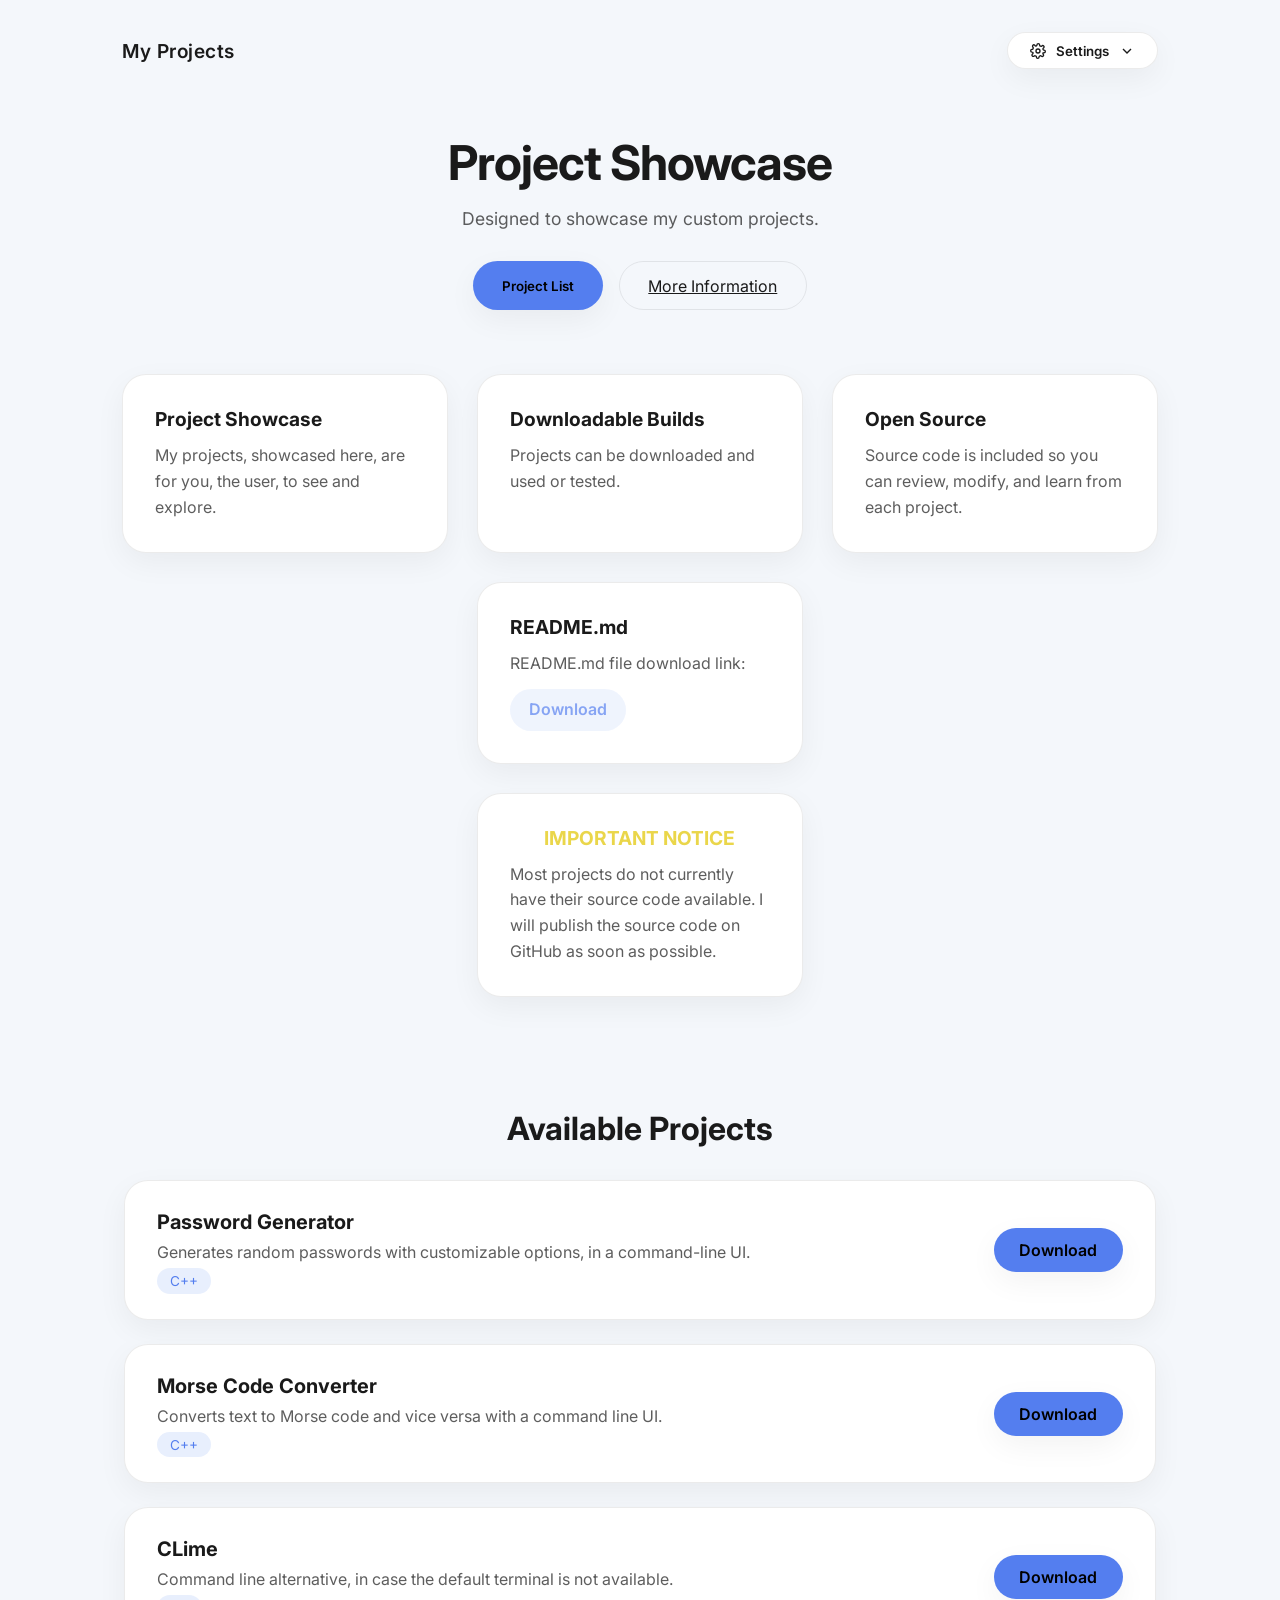
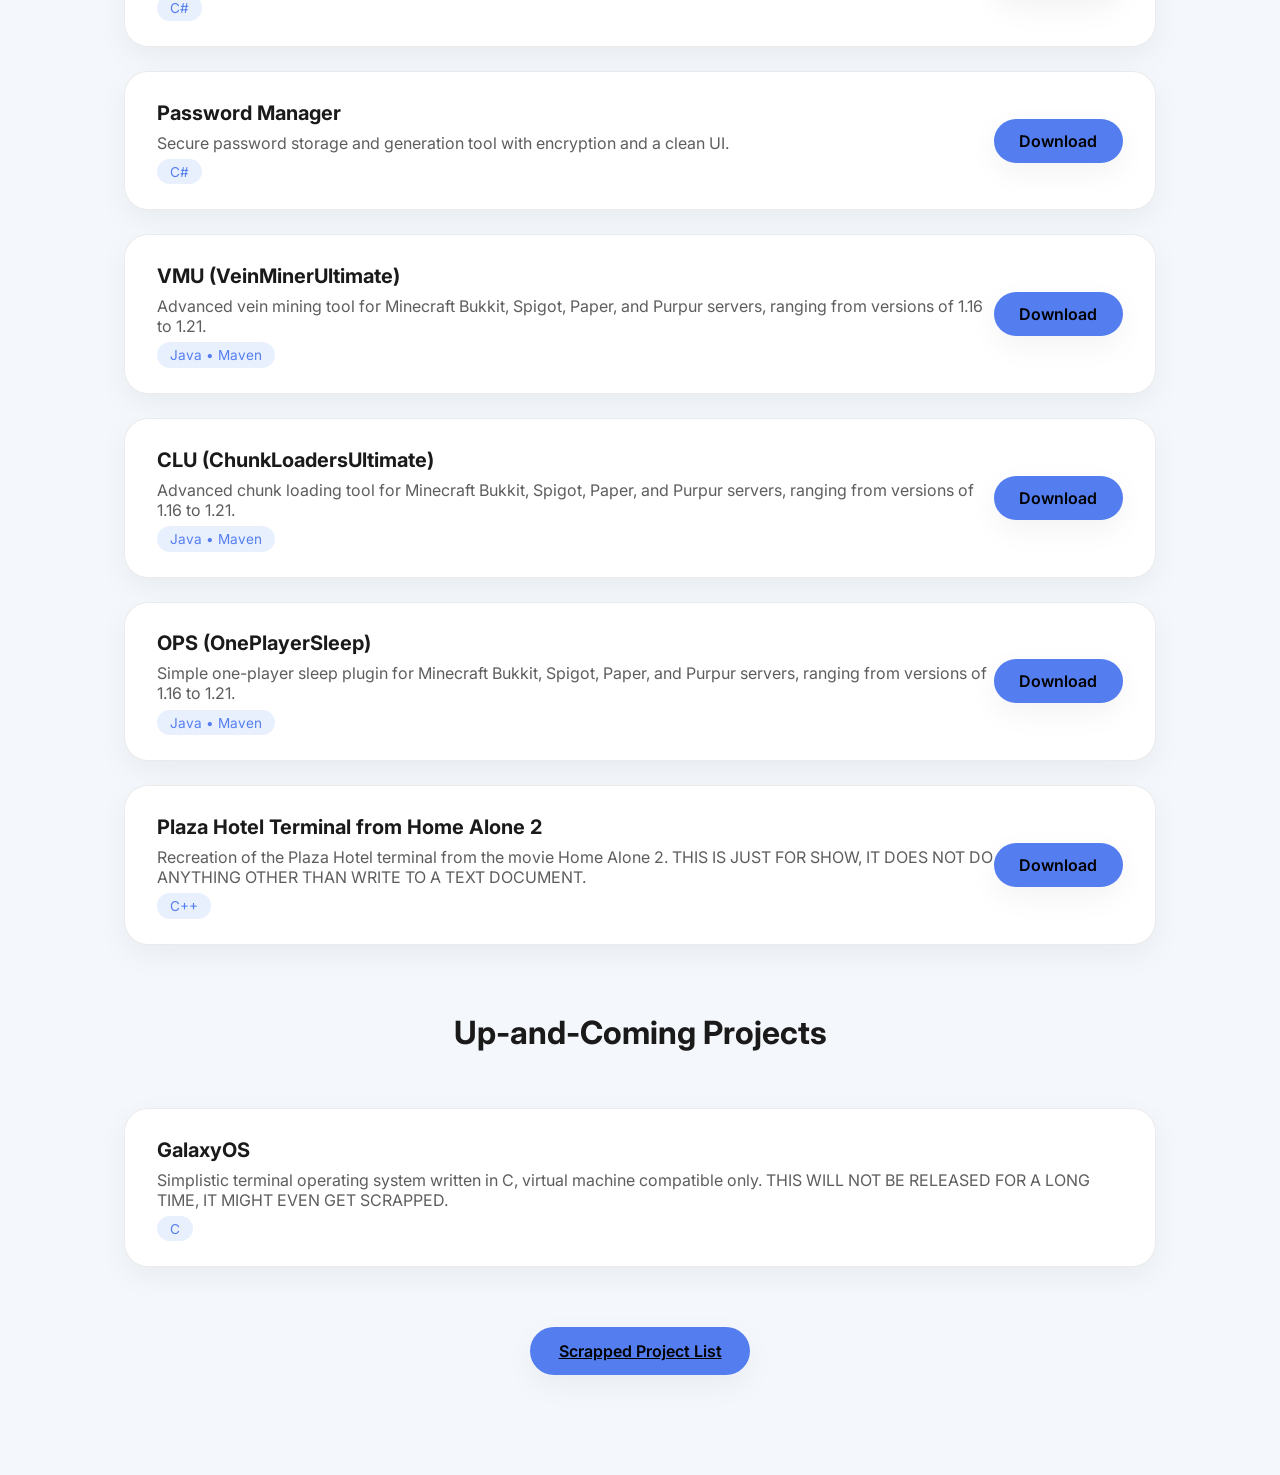
<file: index.html>
<!DOCTYPE html>
<html lang="en" data-theme="light">

<head>
    <meta charset="UTF-8"/>
    <meta name="viewport" content="width=device-width, initial-scale=1.0"/>
    <meta name="description" content="A simple website to showcase my projects, with downloadable builds and source code."/>
    <title>Project Showcase</title>
    <link rel="stylesheet" href="style.css"/>
    <link href="https://fonts.googleapis.com/css2?family=Inter:wght@400;500;600;700&display=swap" rel="stylesheet">
</head>

<div id="confetti-container"></div>

<body>
    <canvas id="galaxy-bg"></canvas>
    
    <div class="container">
        <header class="navbar">
            <div class="logo">My Projects</div>
            <div class="settings-wrapper">
                <button class="settings-btn" id="settingsBtn">
                    <span class="settings-content">
                            <svg class="settings-gear" viewBox="0 0 24 24" fill="none" stroke="currentColor" stroke-width="2">
                                <circle cx="12" cy="12" r="3"></circle>
                                <path d="M19.4 15a1.7 1.7 0 0 0 .33 1.82l.06.06a2 2 0 1 1-2.83 2.83l-.06-.06A1.7 1.7 0 0 0 15 19.4a1.7 1.7 0 0 0-1 .6 1.7 1.7 0 0 0-.4 1.1V21a2 2 0 1 1-4 0v-.1a1.7 1.7 0 0 0-.4-1.1 1.7 1.7 0 0 0-1-.6 1.7 1.7 0 0 0-1.82.33l-.06.06a2 2 0 1 1-2.83-2.83l.06-.06A1.7 1.7 0 0 0 4.6 15a1.7 1.7 0 0 0-.6-1 1.7 1.7 0 0 0-1.1-.4H3a2 2 0 1 1 0-4h.1a1.7 1.7 0 0 0 1.1-.4 1.7 1.7 0 0 0 .6-1 1.7 1.7 0 0 0-.33-1.82l-.06-.06A2 2 0 1 1 7.24 3.4l.06.06A1.7 1.7 0 0 0 9 4.6a1.7 1.7 0 0 0 1-.6 1.7 1.7 0 0 0 .4-1.1V3a2 2 0 1 1 4 0v.1a1.7 1.7 0 0 0 .4 1.1 1.7 1.7 0 0 0 1 .6 1.7 1.7 0 0 0 1.82-.33l.06-.06A2 2 0 1 1 20.6 7.24l-.06.06A1.7 1.7 0 0 0 19.4 9c0 .38.13.74.36 1.03.23.29.56.5.94.57H21a2 2 0 1 1 0 4h-.1a1.7 1.7 0 0 0-1.1.4c-.3.25-.52.6-.6 1z"></path>
                            </svg>

                            <span class="settings-text">Settings</span>
                    <svg class="settings-arrow" viewBox="0 0 24 24" fill="none" stroke="currentColor" stroke-width="2">
                        <polyline points="6 9 12 15 18 9"></polyline>
                    </svg>
                    </span>
                </button>

                <div class="settings-dropdown" id="settingsDropdown">
                    <div class="settings-item">
                        <span>Dark Mode</span>
                        <button class="theme-toggle" id="themeToggle">
                            <span class="toggle-circle"></span>
                        </button>
                    </div>
                    

                    <br>

                    <div class="settings-item">
                        <span>Mono Mode</span>
                        <button class="theme-toggle" id="monochromeToggle">
                            <span class="toggle-circle-2"></span>
                        </button>
                    </div>

                    <br>

                    <div class="settings-item">
                        <span>Cake Mode</span>
                        <button class="theme-toggle" id="cakeMode">
                            <span class="toggle-circle-3"></span>
                        </button>
                    </div>

                    <br>

                    <div class="settings-item">
                        <span>Cake Enabled</span>
                        <button class="theme-toggle" id="cakeToggle">
                            <span class="toggle-circle-4"></span>
                        </button>
                    </div>
                </div>
            </div>
        </header>

        <main class="hero">
            <h1>Project Showcase</h1>
            <p>Designed to showcase my custom projects.</p>
            <div class="buttons">
                <button class="primary-btn" id="projectListBtn">Project List</button>
                <a href="more_information.html" class="secondary-btn">More Information</a>
            </div>
        </main>

        <section class="cards">
            <div class="card">
                <h3>Project Showcase</h3>
                <p>My projects, showcased here, are for you, the user, to see and explore.</p>
            </div>

            <div class="card">
                <h3>Downloadable Builds</h3>
                <p>Projects can be downloaded and used or tested.</p>
            </div>

            <div class="card">
                <h3>Open Source</h3>
                <p>Source code is included so you can review, modify, and learn from each project.</p>
            </div>

            <div class="card-sized-placeholder"></div>

            <div class="card">
                <h3>README.md</h3>
                <p>README.md file download link: <a href="README.md" download>Download</a></p>
            </div>

            <div class="card-sized-placeholder"></div>
            <div class="card-sized-placeholder"></div>

            <div class="card" aria-live="assertive">
                <h3 class="warning-title">IMPORTANT NOTICE</h3>
                <p>Most projects do not currently have their source code available. I will publish the source code on GitHub as soon as possible.</p>
            </div>
        </section>
    </div>

    <section class="projects-list">
        <h2 class="section-title" id="projectList">Available Projects</h2>
        <div class="projects-container">
            <div class="project-item">
                <div class="project-details">
                    <h3>Password Generator</h3>
                    <p>Generates random passwords with customizable options, in a command-line UI.</p>
                    <span class="project-meta">C++</span>
                </div>
                <a href="projects/password-generator.zip" download class="project-download">
                    Download
                </a>
            </div>

            <div class="project-item">
                <div class="project-details">
                    <h3>Morse Code Converter</h3>
                    <p>Converts text to Morse code and vice versa with a command line UI.</p>
                    <span class="project-meta">C++</span>
                </div>
                <a href="projects/mcc.zip" download class="project-download">
                    Download
                </a>
            </div>

            <div class="project-item">
                <div class="project-details">
                    <h3>CLime</h3>
                    <p>Command line alternative, in case the default terminal is not available.</p>
                    <span class="project-meta">C#</span>
                </div>
                <a href="projects/clime.zip" download class="project-download">
                    Download
                </a>
            </div>

            <div class="project-item">
                <div class="project-details">
                    <h3>Password Manager</h3>
                    <p>Secure password storage and generation tool with encryption and a clean UI.</p>
                    <span class="project-meta">C#</span>
                </div>
                <a href="projects/password-manager.zip" download class="project-download">
                    Download
                </a>
            </div>

            <div class="project-item">
                <div class="project-details">
                    <h3>VMU (VeinMinerUltimate)</h3>
                    <p>Advanced vein mining tool for Minecraft Bukkit, Spigot, Paper, and Purpur servers, ranging from versions of 1.16 to 1.21.</p>
                    <span class="project-meta">Java • Maven</span>
                </div>
                <a href="projects/vmu.zip" download class="project-download">
                    Download
                </a>
            </div>

            <div class="project-item">
                <div class="project-details">
                    <h3>CLU (ChunkLoadersUltimate)</h3>
                    <p>Advanced chunk loading tool for Minecraft Bukkit, Spigot, Paper, and Purpur servers, ranging from versions of 1.16 to 1.21.</p>
                    <span class="project-meta">Java • Maven</span>
                </div>
                <a href="projects/clu.zip" download class="project-download">
                    Download
                </a>
            </div>

            <div class="project-item">
                <div class="project-details">
                    <h3>OPS (OnePlayerSleep)</h3>
                    <p>Simple one-player sleep plugin for Minecraft Bukkit, Spigot, Paper, and Purpur servers, ranging from versions of 1.16 to 1.21.</p>
                    <span class="project-meta">Java • Maven</span>
                </div>
                <a href="projects/ops.zip" download class="project-download">
                    Download
                </a>
            </div>

            <div class="project-item">
                <div class="project-details">
                    <h3>Plaza Hotel Terminal from Home Alone 2</h3>
                    <p>Recreation of the Plaza Hotel terminal from the movie Home Alone 2. THIS IS JUST FOR SHOW, IT DOES NOT DO ANYTHING OTHER THAN WRITE TO A TEXT DOCUMENT.</p>
                    <span class="project-meta">C++</span>
                </div>
                <a href="projects/plaza-hotel-terminal.zip" download class="project-download">
                    Download
                </a>
            </div>

            <br>

            <h2 class="section-title">Up-and-Coming Projects</h2>
            
            <div class="project-item">
                <div class="project-details">
                    <h3>GalaxyOS</h3>
                    <p>Simplistic terminal operating system written in C, virtual machine compatible only. THIS WILL NOT BE RELEASED FOR A LONG TIME, IT MIGHT EVEN GET SCRAPPED.</p>
                    <span class="project-meta">C</span>
                </div>
            </div>
    </section>

    <br>
    <br>
    <br>
    

    <div class="buttons">
        <a class="primary-btn" id="scrappedProjectListBtn" href="scrapped_projects.html">Scrapped Project List</a>
    </div>

    <br>
    <br>
    <br>
    <br>
    <br>

    <div id="cake">
        <img src="assets/cake.png" alt="Cake">
        <p>Have a slice of cake!</p>
    </div>

    <script src="script.js"></script>
</body>

</html>
</file>
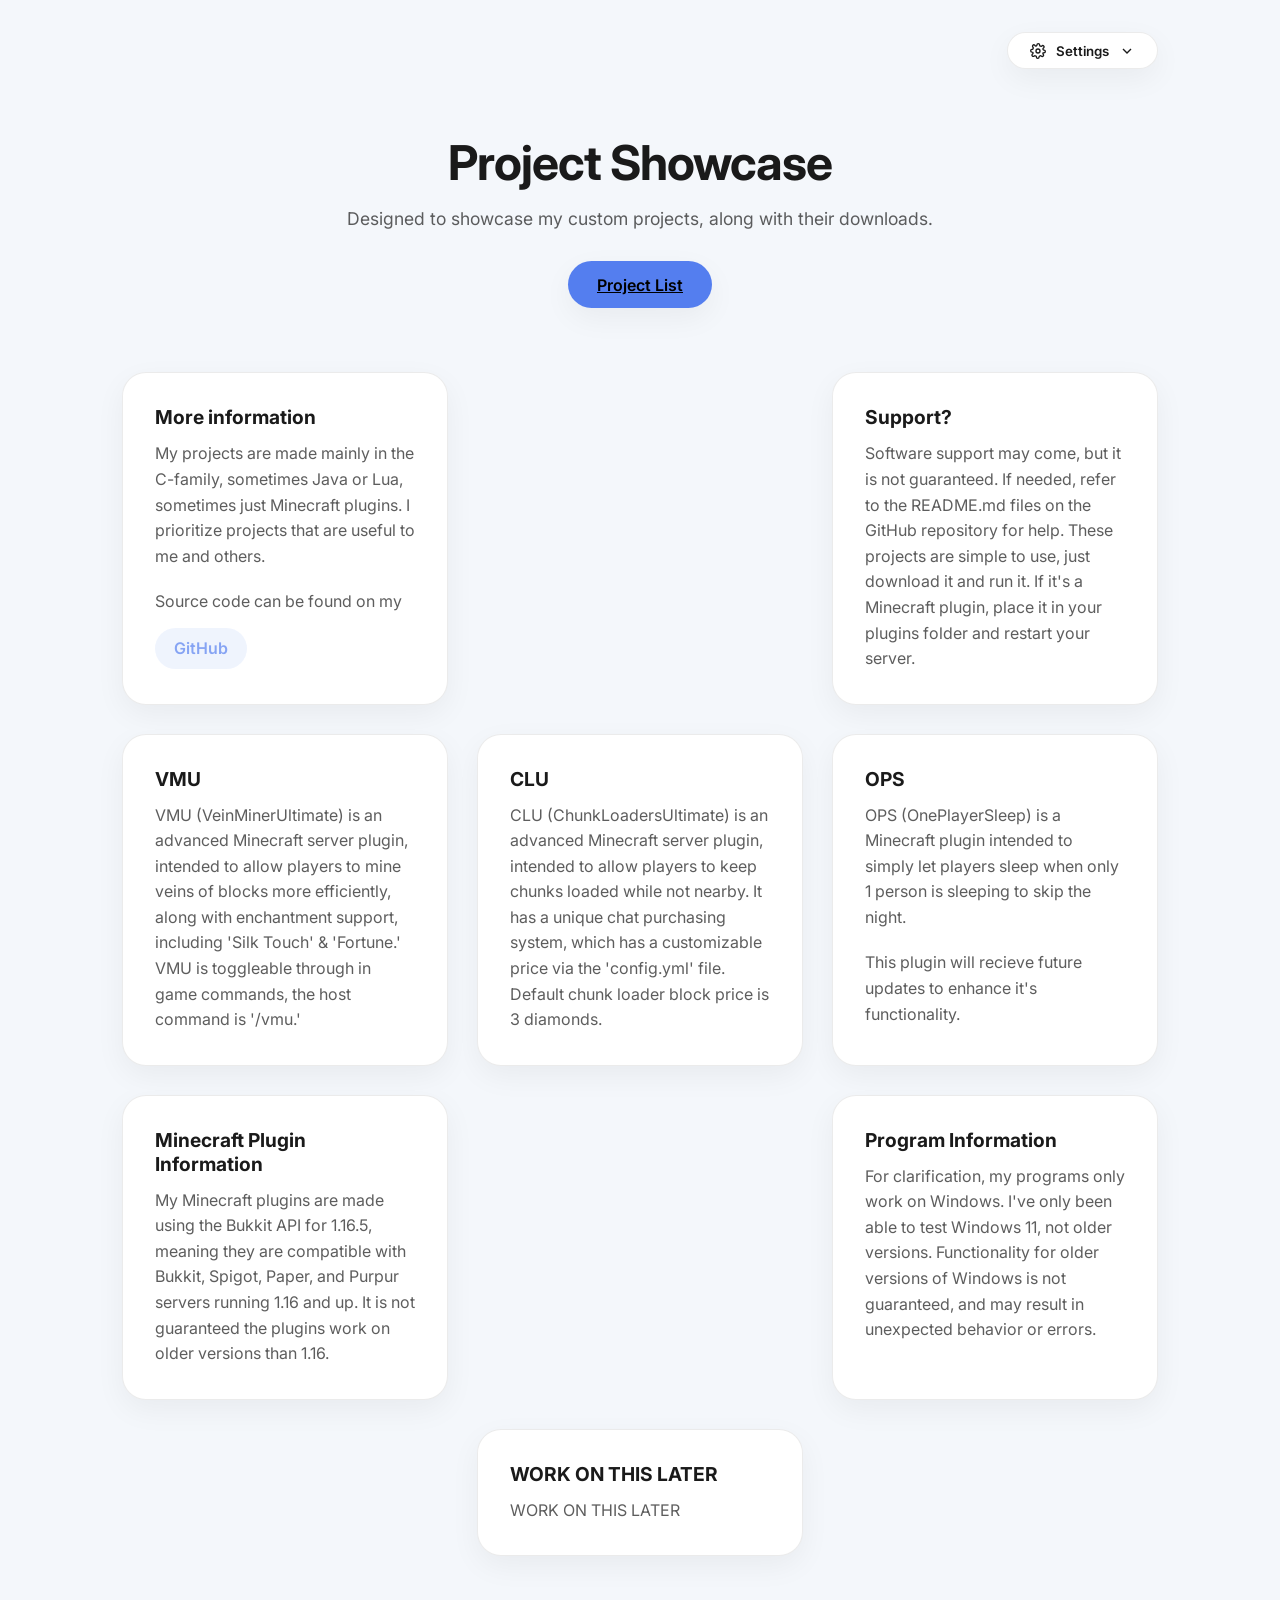
<file: more_information.html>
<!DOCTYPE html>
<html lang="en" data-theme="light">

<head>
    <title>More Information</title>
    <meta charset="UTF-8" />
    <meta name="viewport" content="width=device-width, initial-scale=1.0" />
    <link rel="stylesheet" href="style.css" />
    <link href="https://fonts.googleapis.com/css2?family=Inter:wght@400;500;600;700&display=swap" rel="stylesheet">
</head>

<div id="confetti-container"></div>

<body>
    <canvas id="galaxy-bg"></canvas>
    
    <div class="container">
        <header class="navbar">
            <div class="logo"></div>

            <div class="settings-wrapper">
                <button class="settings-btn" id="settingsBtn">
                    <span class="settings-content">
                            <svg class="settings-gear" viewBox="0 0 24 24" fill="none" stroke="currentColor" stroke-width="2">
                                <circle cx="12" cy="12" r="3"></circle>
                                <path d="M19.4 15a1.7 1.7 0 0 0 .33 1.82l.06.06a2 2 0 1 1-2.83 2.83l-.06-.06A1.7 1.7 0 0 0 15 19.4a1.7 1.7 0 0 0-1 .6 1.7 1.7 0 0 0-.4 1.1V21a2 2 0 1 1-4 0v-.1a1.7 1.7 0 0 0-.4-1.1 1.7 1.7 0 0 0-1-.6 1.7 1.7 0 0 0-1.82.33l-.06.06a2 2 0 1 1-2.83-2.83l.06-.06A1.7 1.7 0 0 0 4.6 15a1.7 1.7 0 0 0-.6-1 1.7 1.7 0 0 0-1.1-.4H3a2 2 0 1 1 0-4h.1a1.7 1.7 0 0 0 1.1-.4 1.7 1.7 0 0 0 .6-1 1.7 1.7 0 0 0-.33-1.82l-.06-.06A2 2 0 1 1 7.24 3.4l.06.06A1.7 1.7 0 0 0 9 4.6a1.7 1.7 0 0 0 1-.6 1.7 1.7 0 0 0 .4-1.1V3a2 2 0 1 1 4 0v.1a1.7 1.7 0 0 0 .4 1.1 1.7 1.7 0 0 0 1 .6 1.7 1.7 0 0 0 1.82-.33l.06-.06A2 2 0 1 1 20.6 7.24l-.06.06A1.7 1.7 0 0 0 19.4 9c0 .38.13.74.36 1.03.23.29.56.5.94.57H21a2 2 0 1 1 0 4h-.1a1.7 1.7 0 0 0-1.1.4c-.3.25-.52.6-.6 1z"></path>
                            </svg>

                            <span class="settings-text">Settings</span>
                    <svg class="settings-arrow" viewBox="0 0 24 24" fill="none" stroke="currentColor" stroke-width="2">
                        <polyline points="6 9 12 15 18 9"></polyline>
                    </svg>
                    </span>
                </button>

                <div class="settings-dropdown" id="settingsDropdown">
                    <div class="settings-item">
                        <span>Dark Mode</span>
                        <button class="theme-toggle" id="themeToggle">
                            <span class="toggle-circle"></span>
                        </button>
                    </div>
                    

                    <br>

                    <div class="settings-item">
                        <span>Mono Mode</span>
                        <button class="theme-toggle" id="monochromeToggle">
                            <span class="toggle-circle-2"></span>
                        </button>
                    </div>

                    <br>

                    <div class="settings-item">
                        <span>Cake Mode</span>
                        <button class="theme-toggle" id="cakeMode">
                            <span class="toggle-circle-3"></span>
                        </button>
                    </div>

                    <br>

                    <div class="settings-item">
                        <span>Cake Enabled</span>
                        <button class="theme-toggle" id="cakeToggle">
                            <span class="toggle-circle-4"></span>
                        </button>
                    </div>
                </div>
            </div>
        </header>

        <main class="hero">
            <h1>Project Showcase</h1>
            <p>Designed to showcase my custom projects, along with their downloads.</p>

            <div class="buttons">
                <a class="primary-btn" href="index.html">Project List</a>
            </div>
        </main>

        <section class="cards">

            <div class="card">
                <h3>More information</h3>
                <p>My projects are made mainly in the C-family, sometimes Java or Lua, sometimes just Minecraft plugins. I prioritize projects that are useful to me and others.</p>
                <br>
                <p>Source code can be found on my <a href="https://github.com/GamingMaster0211">GitHub</a></p>
            </div>
            
            <div class="card-sized-placeholder"></div>

            <div class="card">
                <h3>Support?</h3>
                <p>Software support may come, but it is not guaranteed. If needed, refer to the README.md files on the GitHub repository for help. These projects are simple to use, just download it and run it. If it's a Minecraft plugin, place it in your plugins folder and restart your server.</p>
            </div>

            
            <div class="card">
                <h3>VMU</h3>
                <p>VMU (VeinMinerUltimate) is an advanced Minecraft server plugin, intended to allow players to mine veins of blocks more efficiently, along with enchantment support, including 'Silk Touch' & 'Fortune.' VMU is toggleable through in game commands, the host command is '/vmu.'</p>
            </div>

            <div class="card">
                <h3>CLU</h3>
                <p>CLU (ChunkLoadersUltimate) is an advanced Minecraft server plugin, intended to allow players to keep chunks loaded while not nearby. It has a unique chat purchasing system, which has a customizable price via the 'config.yml' file. Default chunk loader block price is 3 diamonds.</p>
            </div>

            <div class="card">
                <h3>OPS</h3>
                <p>OPS (OnePlayerSleep) is a Minecraft plugin intended to simply let players sleep when only 1 person is sleeping to skip the night.</p>
                <br>
                <p>This plugin will recieve future updates to enhance it's functionality.</p>
            </div>

            
            <div class="card">
                <h3>Minecraft Plugin Information</h3>
                <p>My Minecraft plugins are made using the Bukkit API for 1.16.5, meaning they are compatible with Bukkit, Spigot, Paper, and Purpur servers running 1.16 and up. It is not guaranteed the plugins work on older versions than 1.16.</p>
            </div>

            <div class="card-sized-placeholder"></div>

            <div class="card">
                <h3>Program Information</h3>
                <p>For clarification, my programs only work on Windows. I've only been able to test Windows 11, not older versions. Functionality for older versions of Windows is not guaranteed, and may result in unexpected behavior or errors.</p>
            </div>

            <div class="card-sized-placeholder"></div>

            <div class="card">
                <h3>WORK ON THIS LATER</h3>
                <p>WORK ON THIS LATER</p>
            </div>
        </section>
    </div>

    <br>
    <br>
    <br>
    <br>
    <br>
    <br>
    <br>
    <br>
    <br>
    <br>
    <br>
    <br>
    <br>
    <br>
    <br>
    <br>
    <br>
    <br>
    <br>
    <br>
    <br>
    <br>
    <br>
    <br>
    <br>

    <div id="cake">
        <img src="assets/cake.png" alt="Cake">
        <p>Have a slice of cake!</p>
    </div>

    <script src="script.js"></script>
</body>

</html>
</file>
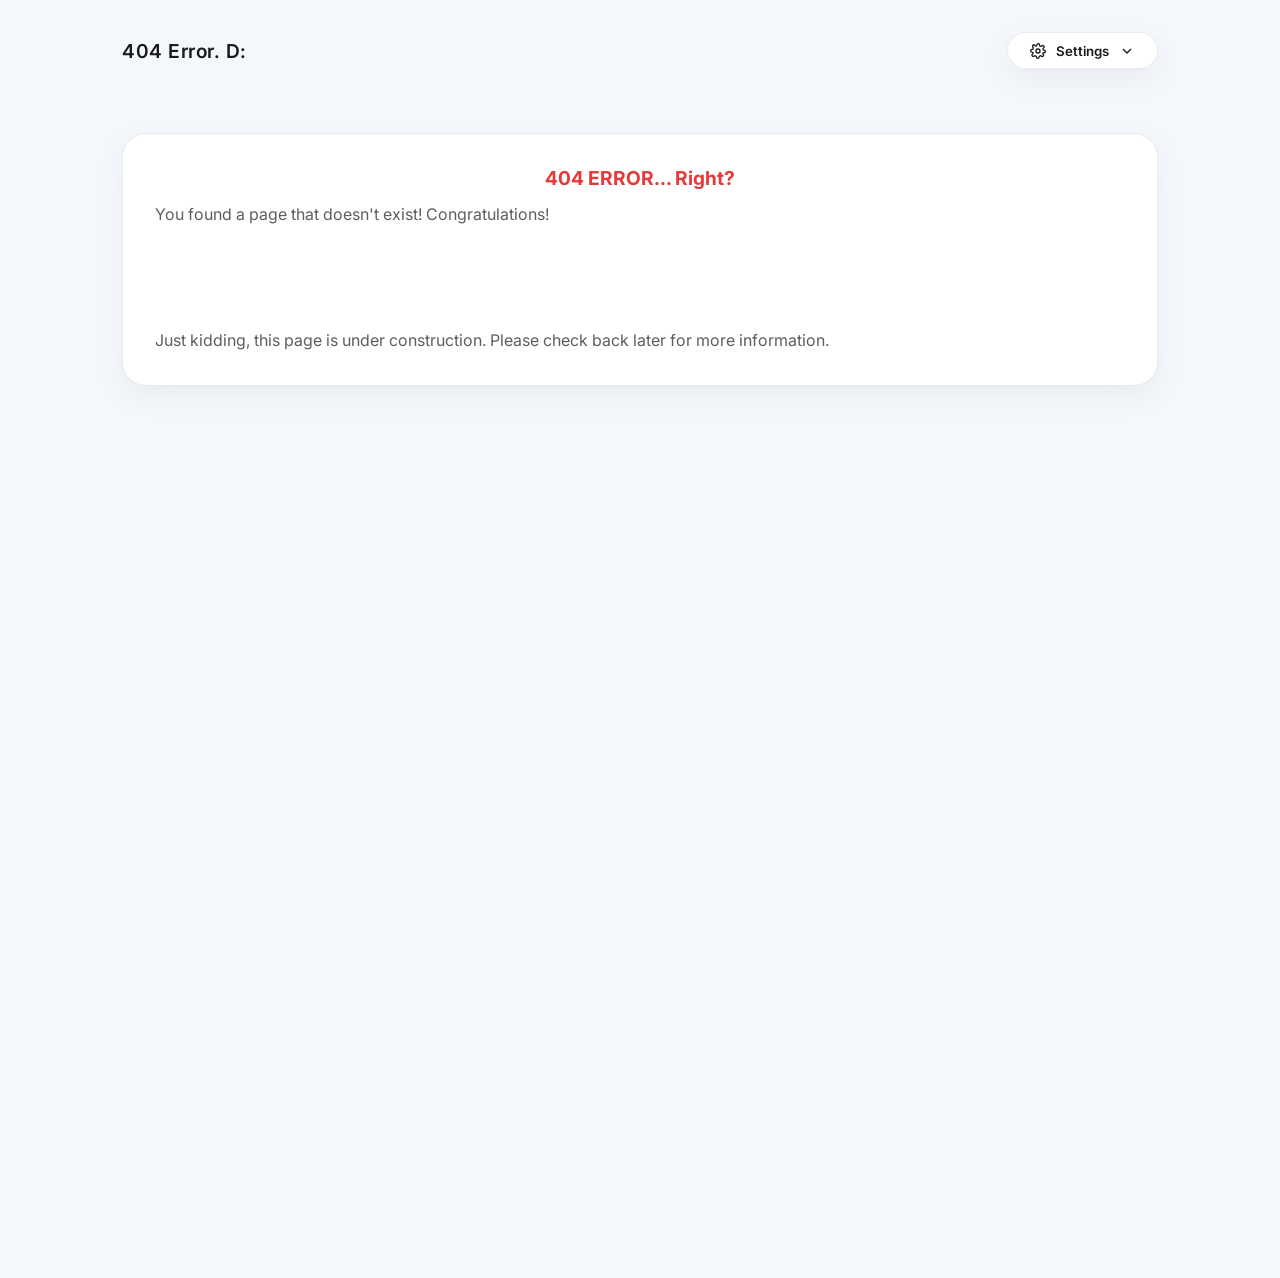
<file: scrapped_projects.html>
<!DOCTYPE html>
<html lang="en" data-theme="light">

<head>
    <meta charset="UTF-8"/>
    <meta name="viewport" content="width=device-width, initial-scale=1.0"/>
    <title>Oops! A 404 Error D:</title>
    <link rel="stylesheet" href="style.css"/>
    <link href="https://fonts.googleapis.com/css2?family=Inter:wght@400;500;600;700&display=swap" rel="stylesheet">
</head>

<div id="confetti-container"></div>

<body>
    <canvas id="galaxy-bg"></canvas>
    
    <div class="container">
        <header class="navbar">
            <div class="logo">404 Error. D:</div>
            <div class="settings-wrapper">
                <button class="settings-btn" id="settingsBtn">
                    <span class="settings-content">
                            <svg class="settings-gear" viewBox="0 0 24 24" fill="none" stroke="currentColor" stroke-width="2">
                                <circle cx="12" cy="12" r="3"></circle>
                                <path d="M19.4 15a1.7 1.7 0 0 0 .33 1.82l.06.06a2 2 0 1 1-2.83 2.83l-.06-.06A1.7 1.7 0 0 0 15 19.4a1.7 1.7 0 0 0-1 .6 1.7 1.7 0 0 0-.4 1.1V21a2 2 0 1 1-4 0v-.1a1.7 1.7 0 0 0-.4-1.1 1.7 1.7 0 0 0-1-.6 1.7 1.7 0 0 0-1.82.33l-.06.06a2 2 0 1 1-2.83-2.83l.06-.06A1.7 1.7 0 0 0 4.6 15a1.7 1.7 0 0 0-.6-1 1.7 1.7 0 0 0-1.1-.4H3a2 2 0 1 1 0-4h.1a1.7 1.7 0 0 0 1.1-.4 1.7 1.7 0 0 0 .6-1 1.7 1.7 0 0 0-.33-1.82l-.06-.06A2 2 0 1 1 7.24 3.4l.06.06A1.7 1.7 0 0 0 9 4.6a1.7 1.7 0 0 0 1-.6 1.7 1.7 0 0 0 .4-1.1V3a2 2 0 1 1 4 0v.1a1.7 1.7 0 0 0 .4 1.1 1.7 1.7 0 0 0 1 .6 1.7 1.7 0 0 0 1.82-.33l.06-.06A2 2 0 1 1 20.6 7.24l-.06.06A1.7 1.7 0 0 0 19.4 9c0 .38.13.74.36 1.03.23.29.56.5.94.57H21a2 2 0 1 1 0 4h-.1a1.7 1.7 0 0 0-1.1.4c-.3.25-.52.6-.6 1z"></path>
                            </svg>

                            <span class="settings-text">Settings</span>
                    <svg class="settings-arrow" viewBox="0 0 24 24" fill="none" stroke="currentColor" stroke-width="2">
                        <polyline points="6 9 12 15 18 9"></polyline>
                    </svg>
                    </span>
                </button>

                <div class="settings-dropdown" id="settingsDropdown">
                    <div class="settings-item">
                        <span>Dark Mode</span>
                        <button class="theme-toggle" id="themeToggle">
                            <span class="toggle-circle"></span>
                        </button>
                    </div>
                    

                    <br>

                    <div class="settings-item">
                        <span>Mono Mode</span>
                        <button class="theme-toggle" id="monochromeToggle">
                            <span class="toggle-circle-2"></span>
                        </button>
                    </div>

                    <br>

                    <div class="settings-item">
                        <span>Cake Mode</span>
                        <button class="theme-toggle" id="cakeMode">
                            <span class="toggle-circle-3"></span>
                        </button>
                    </div>

                    <br>

                    <div class="settings-item">
                        <span>Cake Enabled</span>
                        <button class="theme-toggle" id="cakeToggle">
                            <span class="toggle-circle-4"></span>
                        </button>
                    </div>
                </div>
            </div>
        </header>

        <section class="cards">
            <div class="card" aria-live="assertive">
                <h3 class="error-title">404 ERROR... Right?</h3>
                <p>You found a page that doesn't exist! Congratulations!</p>

                <br>
                <br>
                <br>
                <br>
                <br>

                <p>Just kidding, this page is under construction. Please check back later for more information.</p>
            </div>
        </section>
    </div>

    <br>
    <br>
    <br>
    <br>
    <br>
    <br>
    <br>
    <br>
    <br>
    <br>
    <br>
    <br>
    <br>
    <br>
    <br>
    <br>
    <br>
    <br>
    <br>
    <br>
    <br>
    <br>
    <br>
    <br>
    <br>
    <br>
    <br>
    <br>
    <br>
    <br>
    <br>
    <br>
    <br>
    <br>
    <br>
    <br>
    <br>
    <br>
    <br>
    <br>
    <br>
    <br>
    <br>

    <div id="cake">
        <img src="assets/cake.png" alt="Cake">
        <p>Have a slice of cake!</p>
    </div>

    <script src="script.js"></script>
</body>

</html>
</file>
<file: style.css>
/* THEME */

:root {
    --bg: #f4f7fb;
    --text: #1a1a1a;
    --card-bg: #ffffff;
    --accent: #547eef;
    --accent-soft: rgba(37, 99, 235, 0.1);
    --border: rgba(0, 0, 0, 0.08);
    --shadow-soft: 0 10px 30px rgba(0, 0, 0, 0.05);
    --shadow-hover: 0 18px 45px rgba(0, 0, 0, 0.12);
}

[data-theme="dark"] {
    --bg: #0f1115;
    --text: #f5f5f5;
    --card-bg: #1a1d24;
    --accent: #ead64a;
    --accent-soft: rgba(234, 214, 74, 0.1);
    --border: rgba(255, 255, 255, 0.08);
    --shadow-soft: 0 10px 30px rgba(0, 0, 0, 0.6);
    --shadow-hover: 0 20px 55px rgba(0, 0, 0, 0.8);
}

[data-theme="monochrome"] {
    --bg: #323742;
    --text: #f5f5f5;
    --card-bg: #2c313d;
    --accent: #8a8f9a;
    --accent-soft: rgba(255, 255, 255, 0.08);
    --border: rgba(255, 255, 255, 0.08);
    --shadow-soft: 0 10px 30px rgba(0, 0, 0, 0.5);
    --shadow-hover: 0 20px 55px rgba(0, 0, 0, 0.15);
}

[data-theme="cake"] {
    --bg: #d3a288;
    --text: #fff5f7;
    --card-bg: #3a291d;
    --accent: #e6395f;
    --accent-soft: rgba(230, 57, 95, 0.15);
    --border: rgba(255, 230, 235, 0.12);
    --shadow-soft: 0 10px 30px rgba(0, 0, 0, 0.6);
    --shadow-hover: 0 20px 55px rgba(0, 0, 0, 0.75);
}

[data-theme="galaxy"] {
    --bg: #7025bb;
    --text: #fff5f7;
    --card-bg: #59139e;
    --accent: #b175ff94;
    --accent-soft: rgba(165, 97, 255, 0.25);
    --border: rgba(165, 97, 255, 0.25);
    --shadow-soft: 0 10px 30px rgba(0, 0, 0, 0.6);
    --shadow-hover: 0 20px 55px rgba(0, 0, 0, 0.75);
}

/* GLOBAL RESET */

* {
    margin: 0;
    padding: 0;
    box-sizing: border-box;
    font-family: "Inter", sans-serif;
}

body {
    background: var(--bg);
    color: var(--text);
    transition: background 0.3s ease, color 0.3s ease;
}

.container {
    max-width: 1100px;
    margin: auto;
    padding: 2rem;
}


/* NAV BAR */

.navbar {
    display: flex;
    justify-content: space-between;
    align-items: center;
    margin-bottom: 4rem;
}

.logo {
    font-weight: 600;
    font-size: 1.2rem;
    letter-spacing: 0.5px;
}


/* HERO SECTION */

.hero {
    text-align: center;
    margin-bottom: 4rem;
}

.hero h1 {
    font-size: 3rem;
    font-weight: 700;
    margin-bottom: 1rem;
    letter-spacing: -1px;
}

.hero p {
    opacity: 0.7;
    margin: 0 auto 2rem auto;
    font-size: 1.1rem;
    max-width: 650px;
}

.buttons {
    display: flex;
    justify-content: center;
    gap: 1rem;
}


/* BUTTONS */

.primary-btn,
.project-download {
    background: var(--accent);
    color: #000;
    border: none;
    border-radius: 999px;
    font-weight: 600;
    cursor: pointer;
    transition: all 0.3s ease;
    box-shadow: var(--shadow-soft);
}

.primary-btn {
    padding: 0.85rem 1.8rem;
}

.project-download {
    padding: 0.75rem 1.6rem;
    text-decoration: none;
}

.primary-btn:hover,
.project-download:hover {
    transform: translateY(-3px) scale(1.03);
    box-shadow: var(--shadow-hover);
}

.secondary-btn {
    background: transparent;
    border: 1px solid var(--border);
    color: var(--text);
    padding: 0.85rem 1.8rem;
    border-radius: 999px;
    cursor: pointer;
    transition: all 0.3s ease;
}

.secondary-btn:hover {
    background: var(--accent-soft);
    transform: translateY(-2px);
}


/* CARDS */

.cards {
    display: grid;
    grid-template-columns: repeat(auto-fit, minmax(250px, 1fr));
    gap: 1.8rem;
}

.card {
    background: var(--card-bg);
    padding: 2rem;
    border-radius: 24px;
    border: 1px solid var(--border);
    box-shadow: var(--shadow-soft);
    transition: all 0.3s ease;
}

.card:hover {
    transform: translateY(-8px);
    box-shadow: var(--shadow-hover);
}

.card h3 {
    margin-bottom: 0.75rem;
    font-size: 1.2rem;
}

.card p {
    opacity: 0.7;
    line-height: 1.6;
}

.card a {
    display: inline-block;
    margin-top: 0.8rem;
    padding: 0.5rem 1.2rem;
    border-radius: 999px;
    background: var(--accent-soft);
    color: var(--accent);
    text-decoration: none;
    font-weight: 600;
    transition: all 0.3s ease;
}

.card a:hover {
    background: var(--accent);
    color: #000;
    transform: translateY(-2px);
}

.card-sized-placeholder {
    padding: 2rem;
    border-radius: 24px;
}


/* PROJECT LIST */

.projects-list {
    margin-top: 5rem;
}

.section-title {
    font-size: 2rem;
    font-weight: 700;
    margin-bottom: 2rem;
    text-align: center;
}

.projects-container {
    max-width: 1032px;
    margin: 0 auto;
    display: flex;
    flex-direction: column;
    gap: 1.5rem;
}

.project-item {
    display: flex;
    justify-content: space-between;
    align-items: center;
    background: var(--card-bg);
    padding: 1.8rem 2rem;
    border-radius: 24px;
    border: 1px solid var(--border);
    box-shadow: var(--shadow-soft);
    transition: all 0.3s ease;
}

.project-item:hover {
    transform: translateY(-6px);
    box-shadow: var(--shadow-hover);
}

.project-details h3 {
    margin-bottom: 0.5rem;
    font-size: 1.25rem;
}

.project-details p {
    opacity: 0.7;
    margin-bottom: 0.5rem;
}

.project-meta {
    font-size: 0.85rem;
    background: var(--accent-soft);
    color: var(--accent);
    padding: 0.3rem 0.8rem;
    border-radius: 999px;
}

/* SETTINGS DROPDOWN */

.settings-wrapper {
    position: relative;
}

.settings-btn {
    background: var(--card-bg);
    border: 1px solid var(--border);
    padding: 0.6rem 1.4rem;
    border-radius: 999px;
    font-weight: 600;
    cursor: pointer;
    transition: all 0.3s ease;
    box-shadow: var(--shadow-soft);
    color: var(--text);
}

.settings-btn:hover {
    transform: translateY(-2px);
    box-shadow: var(--shadow-hover);
    background: var(--accent-soft);
}

.settings-dropdown {
    position: absolute;
    top: 120%;
    right: 0;
    width: 220px;
    background: var(--card-bg);
    border: 1px solid var(--border);
    border-radius: 20px;
    padding: 1.2rem;
    box-shadow: var(--shadow-hover);
    opacity: 0;
    transform: translateY(-10px);
    pointer-events: none;
    transition: all 0.25s ease;
    z-index: 100;
}

.settings-dropdown.active {
    opacity: 1;
    transform: translateY(0);
    pointer-events: all;
}

.settings-item {
    display: flex;
    justify-content: space-between;
    align-items: center;
}

.settings-content {
    display: flex;
    align-items: center;
    gap: 0.6rem;
}

.settings-gear,
.settings-arrow {
    width: 16px;
    height: 16px;
}

.settings-btn.active .settings-arrow {
    transform: rotate(180deg);
}

/* THEME TOGGLE */

.theme-toggle {
    width: 52px;
    height: 28px;
    background: var(--accent-soft);
    border-radius: 50px;
    border: 1px solid var(--border);
    position: relative;
    cursor: pointer;
    transition: all 0.3s ease;
}

.theme-toggle:hover {
    box-shadow: var(--shadow-soft);
}

.toggle-circle,
.toggle-circle-2,
.toggle-circle-3,
.toggle-circle-4 {
    width: 22px;
    height: 22px;
    background: var(--accent);
    border-radius: 50%;
    position: absolute;
    top: 2px;
    left: 3px;
    transition: all 0.3s ease;
}

[data-theme="dark"] .toggle-circle,
[data-theme="monochrome"] .toggle-circle-2,
[data-theme="cake"] .toggle-circle-3,
.theme-toggle.active .toggle-circle-4 {
    transform: translateX(22px);
}

/* EFFECTS */

body {
    opacity: 0;
    transition: opacity 0.4s ease;
}

body.fade-in {
    opacity: 1;
}

body.fade-out {
    opacity: 0;
}

#galaxy-bg {
    position: fixed;
    inset: 0;
    z-index: -1;
    pointer-events: none;
}

/* MISC */

.warning-title {
    color: #ead64a;
    text-align: center;
}

.error-title {
    color: #e63939;
    text-align: center;
}

/* CONFETTI */

#confetti-container {
    position: fixed;
    inset: 0;
    pointer-events: none;
    overflow: hidden;
    z-index: 9999;
}

.confetti {
    position: absolute;
    width: 8px;
    height: 14px;
    opacity: 0.95;
    will-change: transform;
}
</file>
